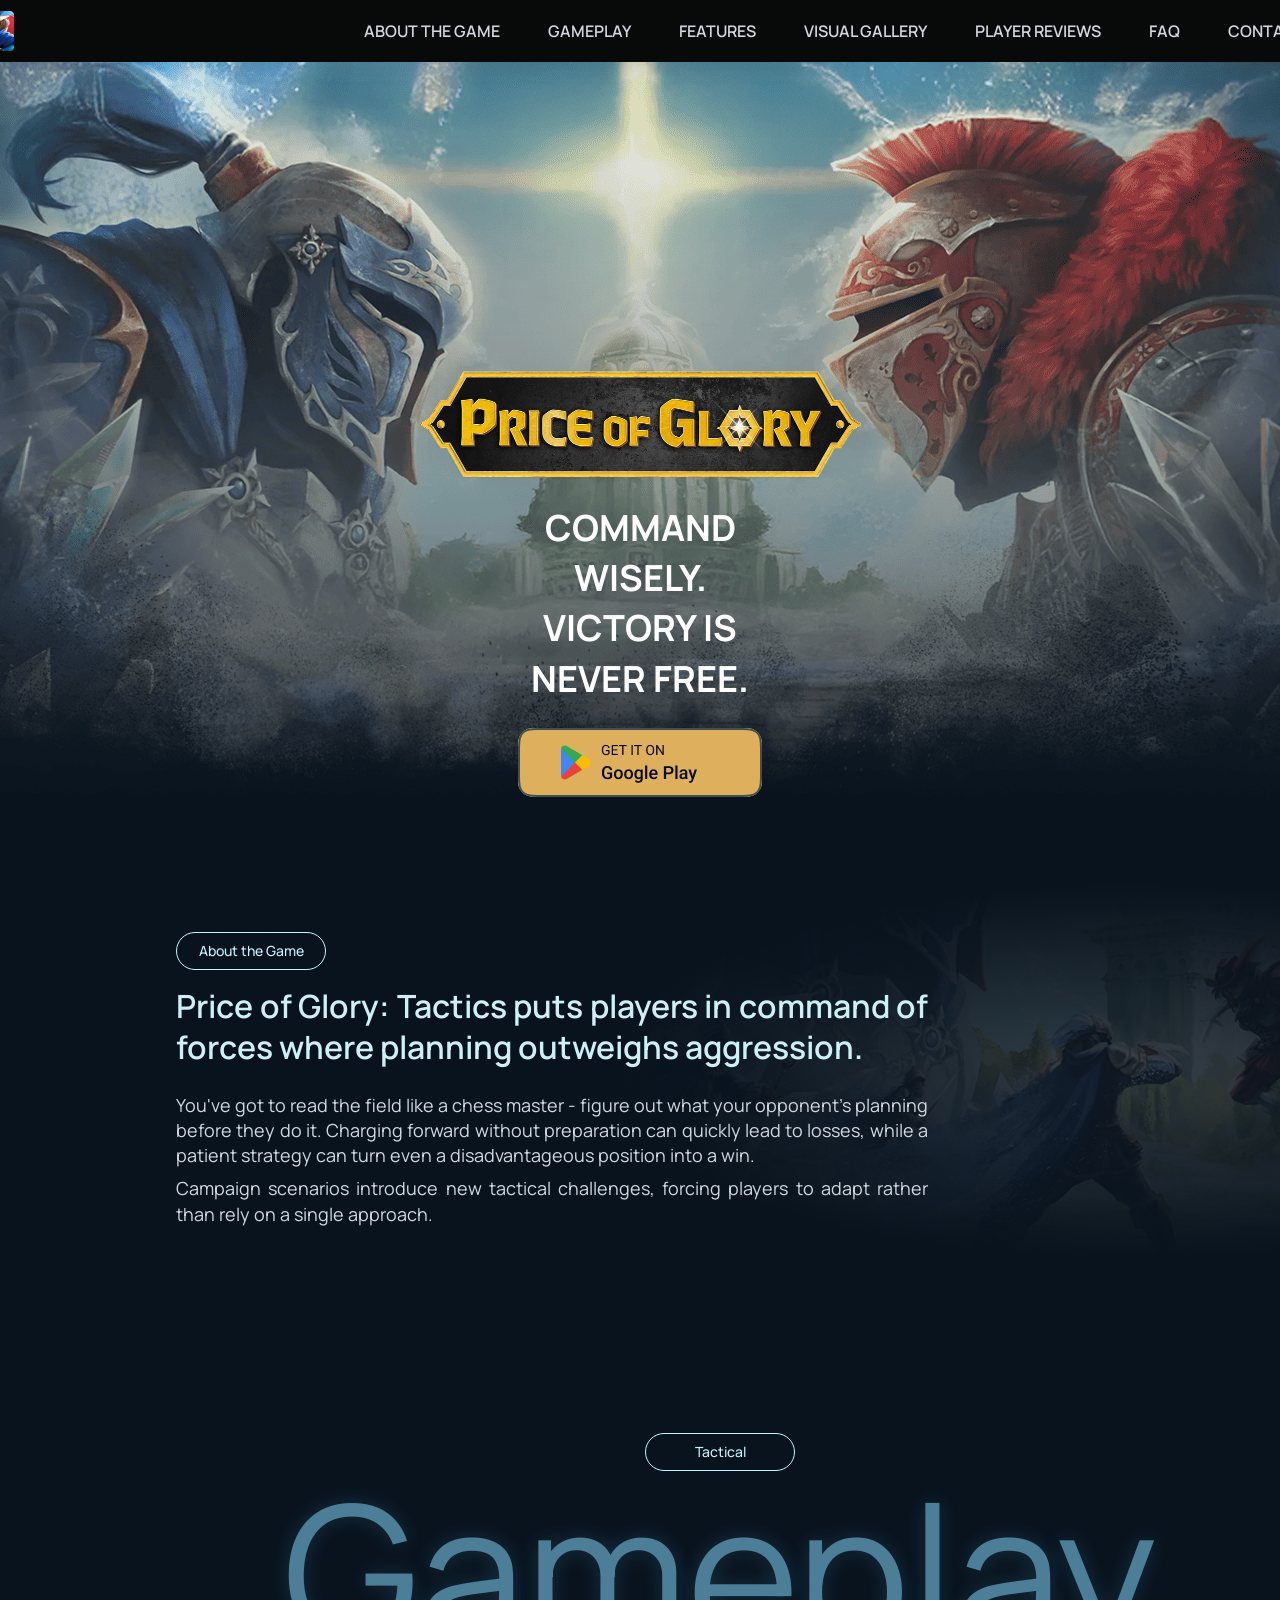
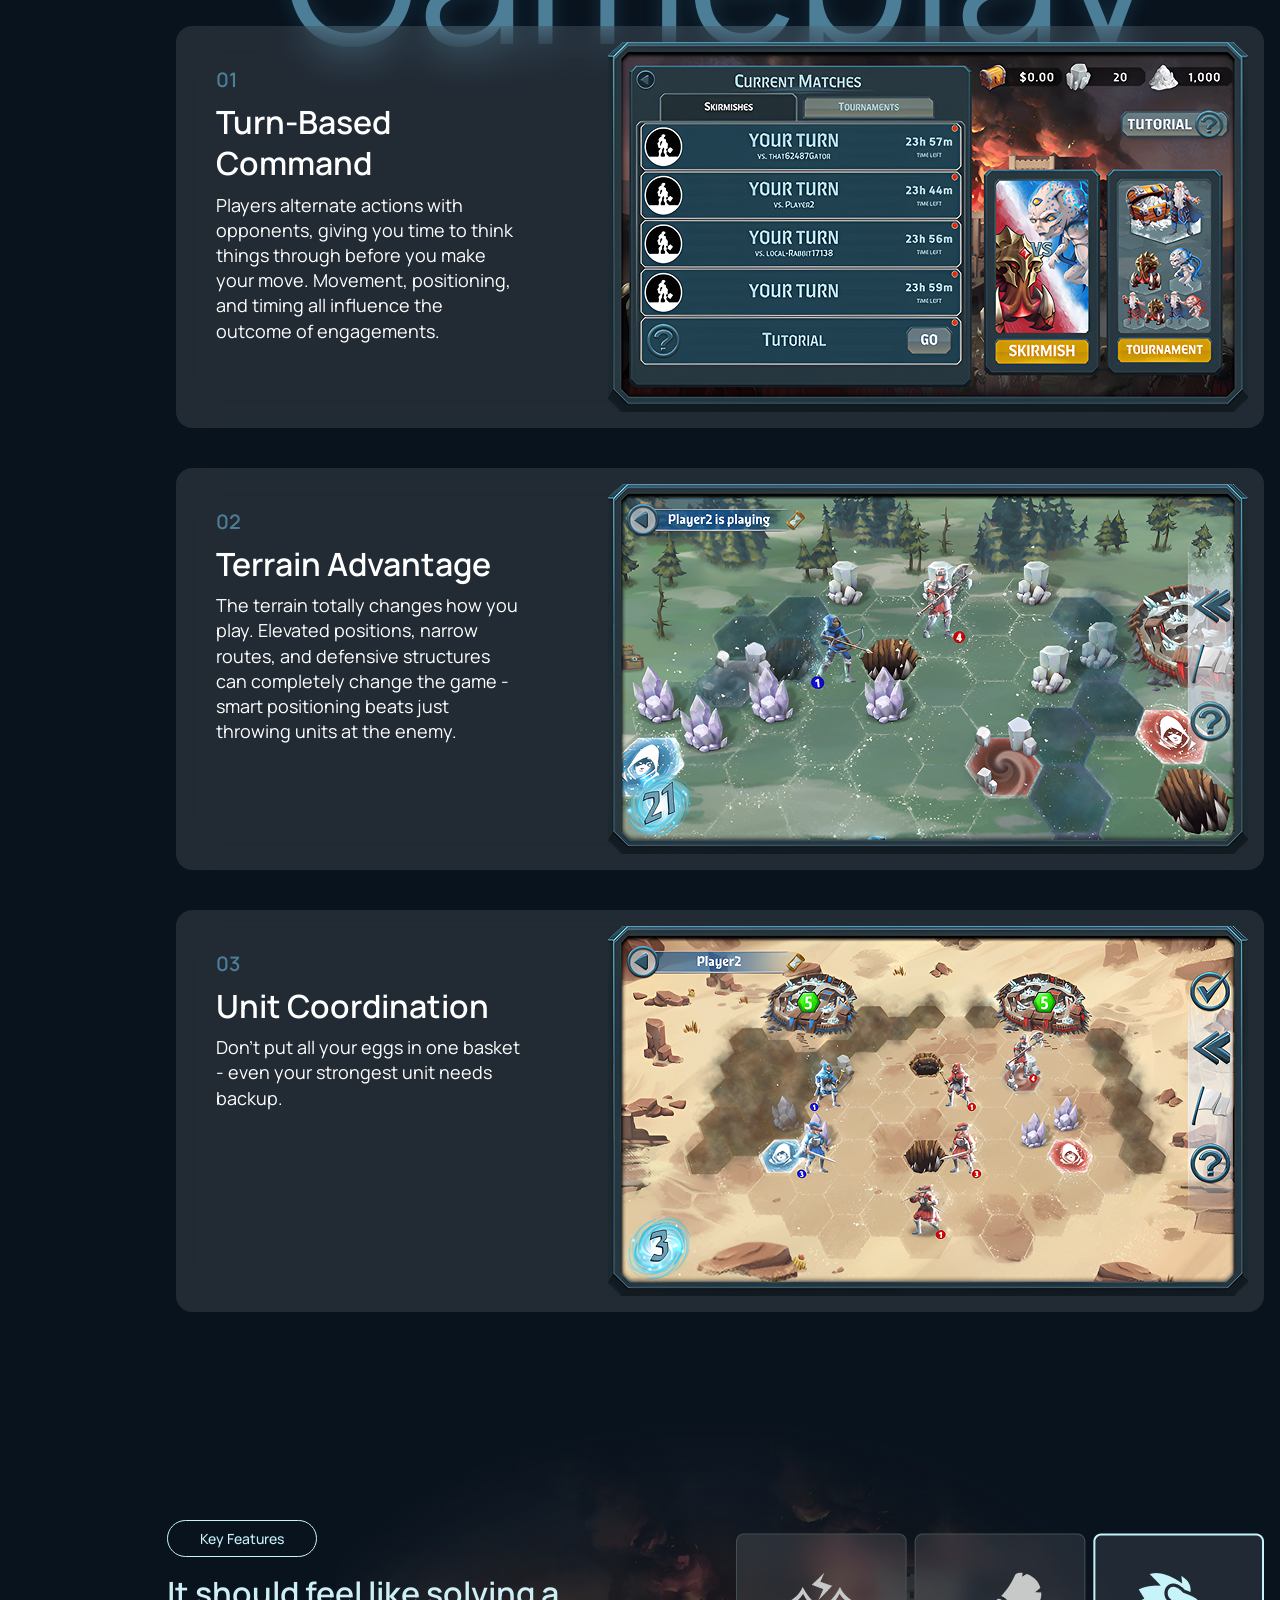
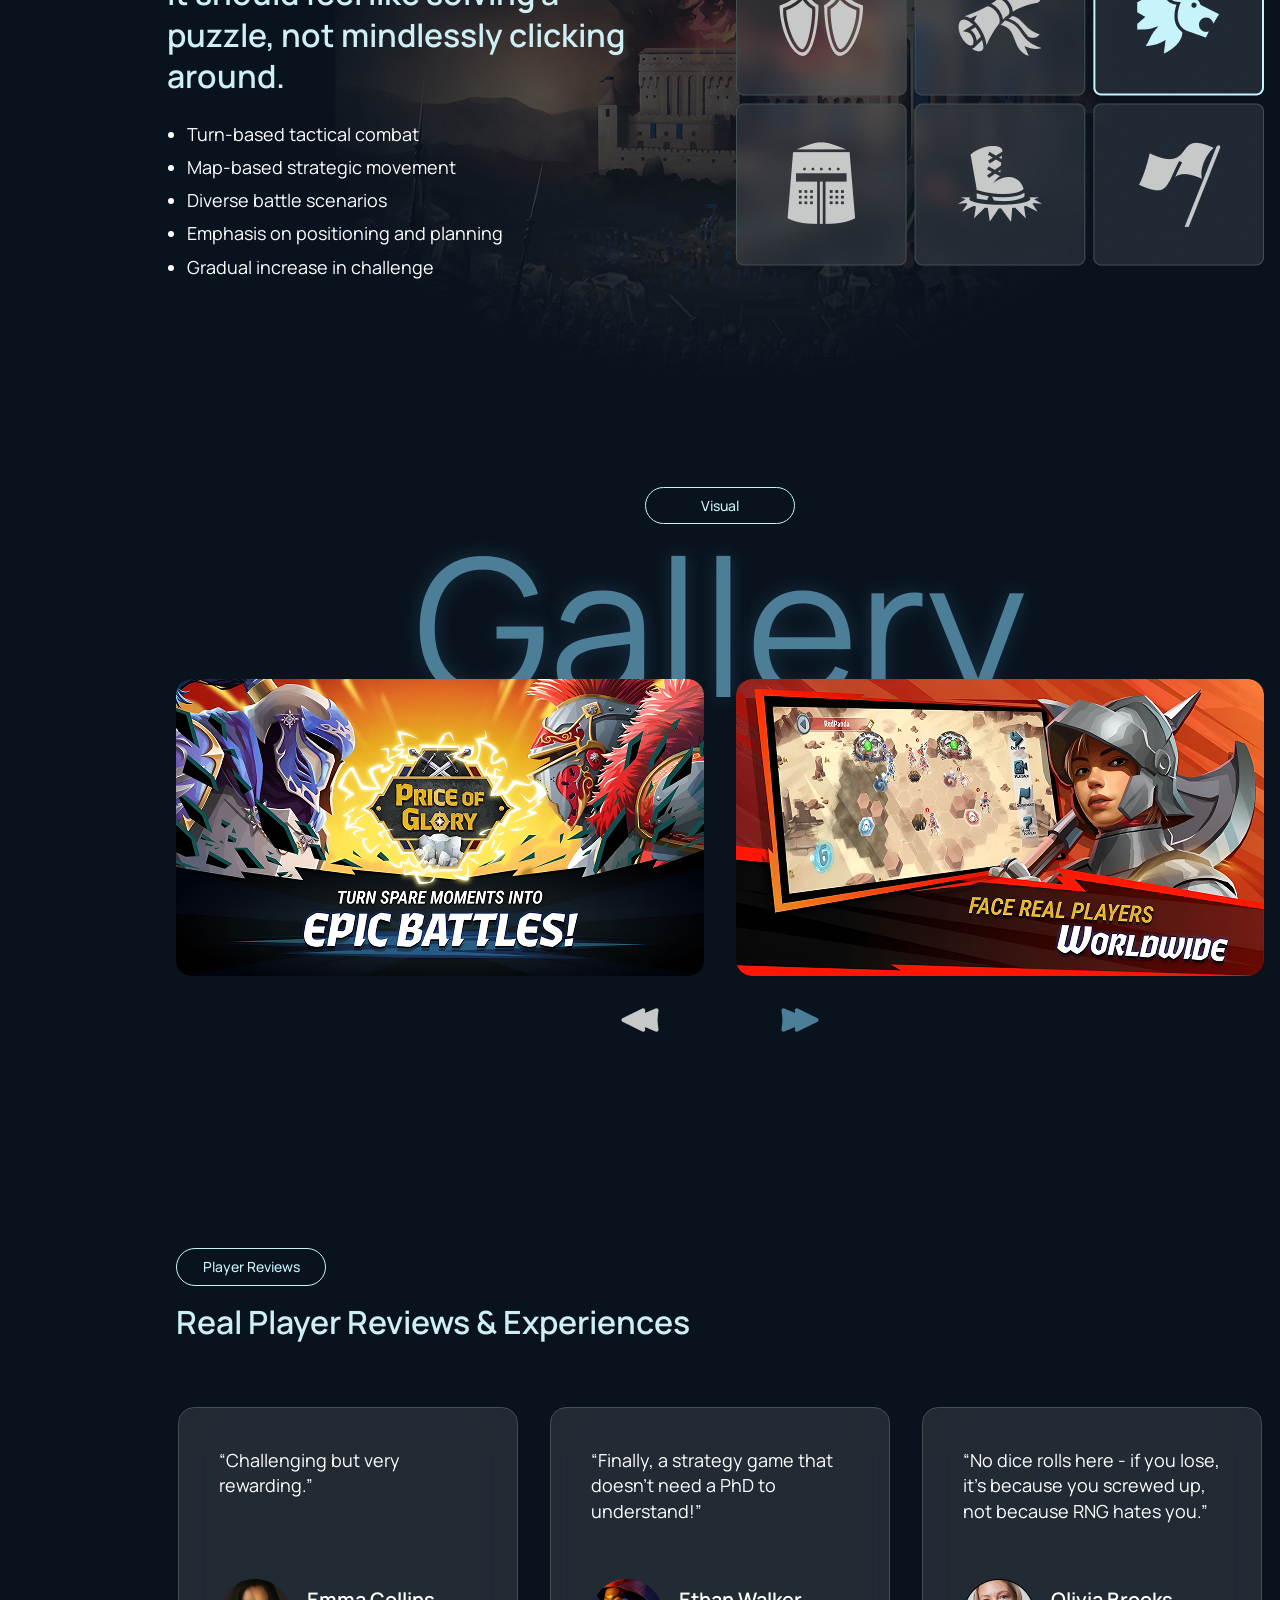
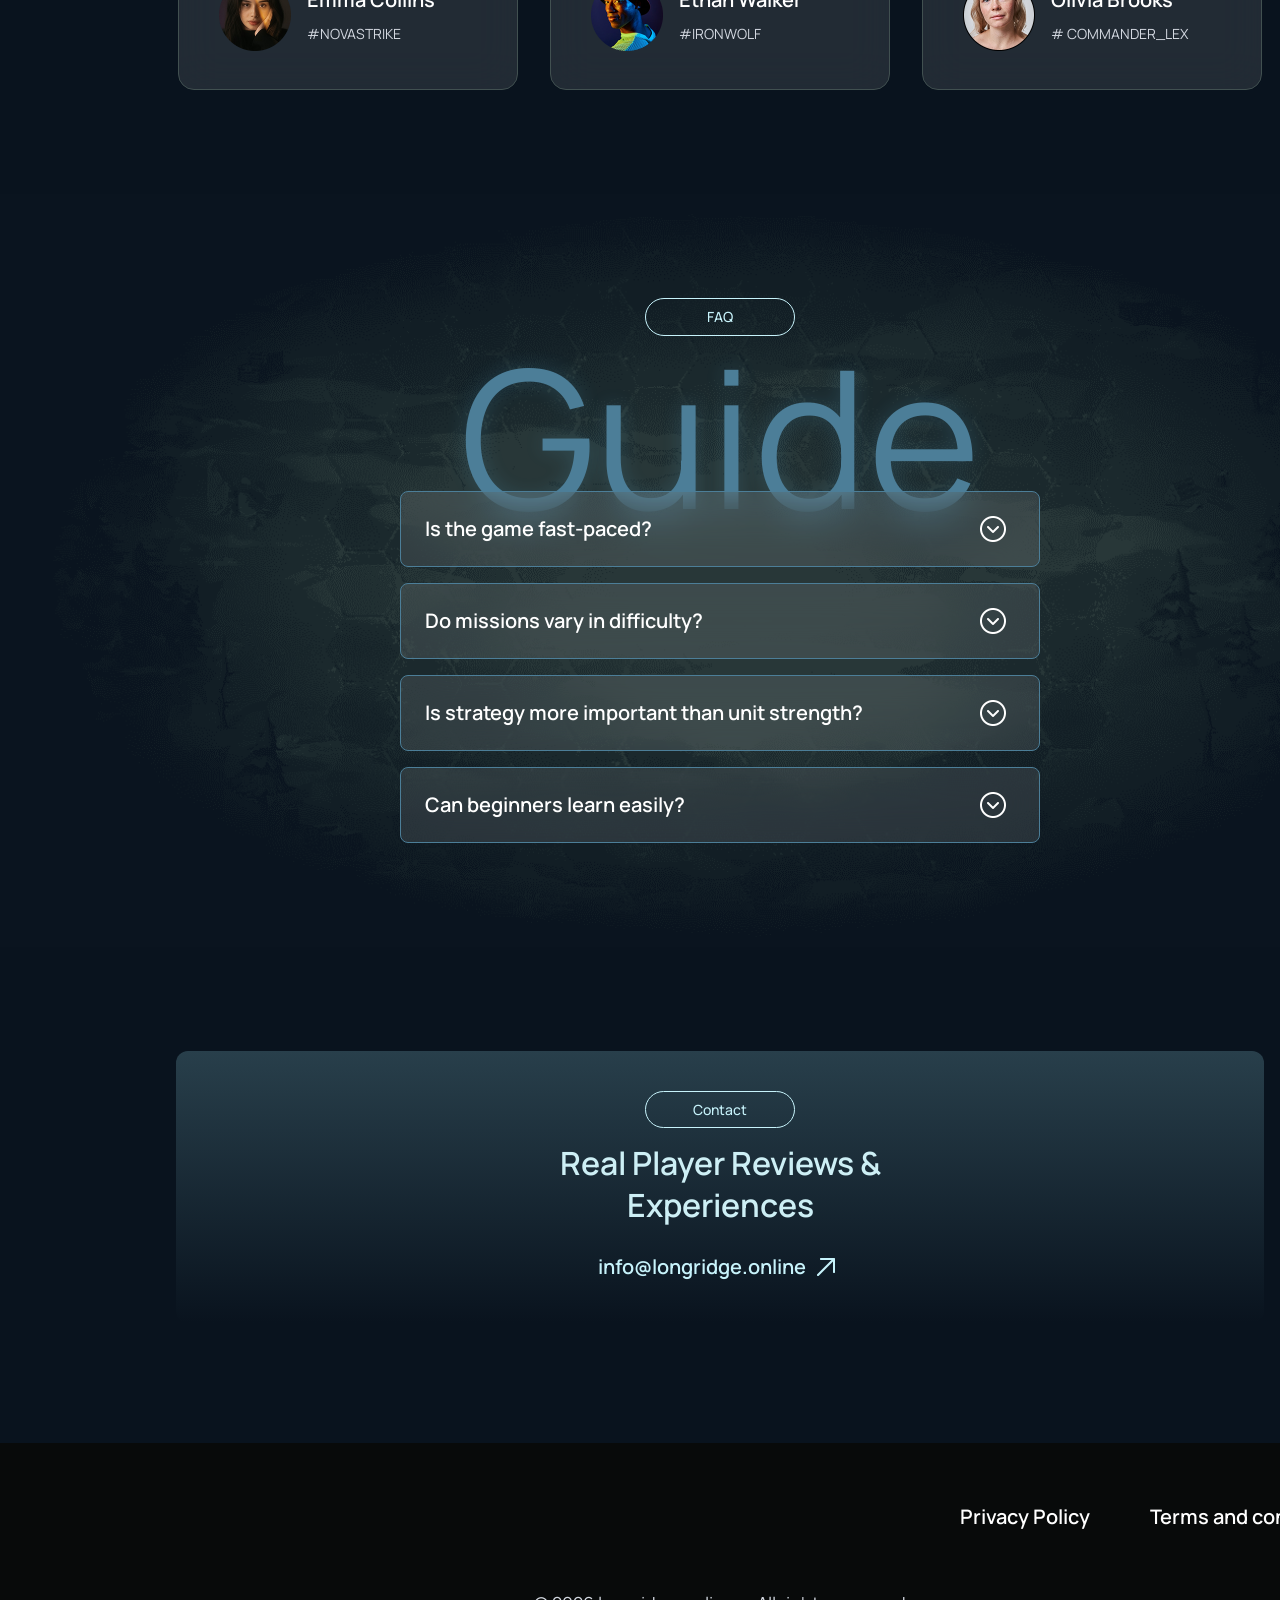
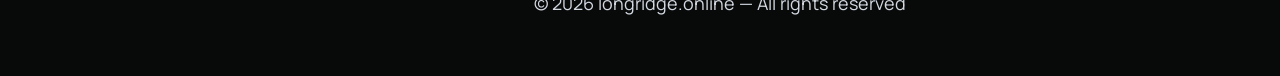
<file: index.html>
<!doctype html>
<html lang="en">
  <head>
    <meta charset="UTF-8" />
    <meta name="viewport" content="width=device-width, initial-scale=1.0" />
    <meta name="description" content="" />
    <title>Price of Glory: Tactics</title>
    <link rel="icon" href="img/500x500.png" />

    <link rel="stylesheet" type="text/css" href="slick/slick.css" />
    <link rel="stylesheet" href="css/main.css" />
  </head>

  <body>
    <header class="o-u-header">
      <div class="o-u-header-background"></div>
      <nav class="o-u-navigation">
        <ul class="o-u-navigation-list">
          <li class="o-u-navigation-item">
            <a href="/" class="o-u-navigation-link">
              <img
                class="o-u-title-img o-u-navigation-img"
                alt="logo"
                src="img/500x500.png"
                style="width: 40px"
              />
            </a>
          </li>

          <li class="o-u-navigation-item">
            <a href="/#about" class="o-u-navigation-link">About The Game</a>
          </li>
          <li class="o-u-navigation-item">
            <a href="/#why" class="o-u-navigation-link">Gameplay</a>
          </li>
          <li class="o-u-navigation-item">
            <a href="/#uniqueness" class="o-u-navigation-link">Features</a>
          </li>
          <li class="o-u-navigation-item">
            <a href="/#gallery" class="o-u-navigation-link">Visual Gallery</a>
          </li>
          <li class="o-u-navigation-item">
            <a href="/#reviews" class="o-u-navigation-link">Player Reviews</a>
          </li>
          <li class="o-u-navigation-item">
            <a href="/#faq" class="o-u-navigation-link">FAQ</a>
          </li>

          <li class="o-u-navigation-item">
            <a href="/#features" class="o-u-navigation-link">Contact</a>
          </li>
        </ul>

        <div class="o-u-header-button-wrapper">
          <a href="/" class="o-u-policy-terms-header-icon-menu">
            <img
              href="/"
              class="o-u-title-img"
              alt="logo"
              src="img/500x500.png"
              style="width: 40px"
            />
          </a>

          <button type="button" class="o-u-header-icon-button" data-menu-button>
            <svg
              class="o-u-header-icon o-u-header-icon-menu"
              width="40"
              height="40"
              viewBox="0 0 40 40"
              fill="none"
              xmlns="http://www.w3.org/2000/svg"
            >
              <path
                d="M5 30V26.6667H35V30H5ZM5 21.6667V18.3333H35V21.6667H5ZM5 13.3333V10H35V13.3333H5Z"
                fill="white"
              />
            </svg>

            <svg
              class="o-u-header-icon o-u-header-icon-close"
              width="40"
              height="40"
              viewBox="0 0 40 40"
              fill="none"
              xmlns="http://www.w3.org/2000/svg"
            >
              <path
                d="M5 30V26.6667H35V30H5ZM5 21.6667V18.3333H35V21.6667H5ZM5 13.3333V10H35V13.3333H5Z"
                fill="white"
              />
            </svg>
          </button>
        </div>
      </nav>
    </header>

    <main>
      <section class="o-u-home" id="home">
        <div class="o-u-home-container">
          <div class="o-u-home-container-top">
            <h1>
              <img
                class="o-u-home-title-img"
                src="/img/1.png"
                alt="Price of Glory"
              />
            </h1>
            <p class="o-u-home-title">Command wisely. Victory is never free.</p>

            <a
              class="o-u-home-link"
              href="https://play.google.com/store/apps/details?id=net.maraudertech.priceofglory&hl=en&gl=us"
              target="_blank"
            >
              <img
                class="o-u-home-img"
                src="./img/CTA_btn.png"
                alt="google play"
              />
            </a>
          </div>
        </div>
      </section>
      <section class="o-u-about" id="about">
        <div class="o-u-about-container">
          <h2 class="o-u-about-title">About the Game</h2>
          <p class="o-u-about-text-bold">
            Price of Glory: Tactics puts players in command of forces where
            planning outweighs aggression.
          </p>
          <div class="o-u-about-text">
            <p>
              You've got to read the field like a chess master - figure out what
              your opponent's planning before they do it. Charging forward
              without preparation can quickly lead to losses, while a patient
              strategy can turn even a disadvantageous position into a win.
            </p>
            <p>
              Campaign scenarios introduce new tactical challenges, forcing
              players to adapt rather than rely on a single approach.
            </p>
          </div>
        </div>
      </section>
      <article class="o-u-why" id="why">
        <span style="display: none"
          >Generated: 2025-04-12, Hash: o-u-qk-o-u-39fd7x</span
        >

        <div class="o-u-why-container">
          <h2 class="o-u-about-title" style="margin: auto">Tactical</h2>
          <h2 class="o-u-about-title-why">Gameplay</h2>
          <dl class="o-u-why-list">
            <div class="o-u-why-item">
              <div class="o-u-why-item-two">
                <dt class="o-u-why-text-bold">01</dt>
                <dd class="o-u-why-text">Turn-Based Command</dd>
                <dd class="o-u-why-text-two">
                  Players alternate actions with opponents, giving you time to
                  think things through before you make your move. Movement,
                  positioning, and timing all influence the outcome of
                  engagements.
                </dd>
              </div>
              <figure class="o-u-why-img">
                <img class="o-u-why-img" src="img/why/1 (1).png" />
              </figure>
            </div>
            <div class="o-u-why-item">
              <div class="o-u-why-item-two">
                <dt class="o-u-why-text-bold">02</dt>
                <dd class="o-u-why-text">Terrain Advantage</dd>
                <dd class="o-u-why-text-two">
                  The terrain totally changes how you play. Elevated positions,
                  narrow routes, and defensive structures can completely change
                  the game - smart positioning beats just throwing units at the
                  enemy.
                </dd>
              </div>
              <figure class="o-u-why-img">
                <img class="o-u-why-img" src="img/why/1 (2).png" />
              </figure>
            </div>
            <div class="o-u-why-item">
              <div class="o-u-why-item-two">
                <dt class="o-u-why-text-bold">03</dt>
                <dd class="o-u-why-text">Unit Coordination</dd>
                <dd class="o-u-why-text-two">
                  Don't put all your eggs in one basket - even your strongest
                  unit needs backup.
                </dd>
              </div>
              <figure class="o-u-why-img">
                <img class="o-u-why-img" src="img/why/1 (3).png" />
              </figure>
            </div>
          </dl>
        </div>
      </article>
      <section class="o-u-uniqueness" id="uniqueness">
        <div class="o-u-uniqueness-container">
          <h2 class="o-u-about-title">Key Features</h2>
          <p class="o-u-uniqueness-text-bold">
            It should feel like solving a puzzle, not mindlessly clicking
            around.
          </p>
          <ul class="o-u-uniqueness-list">
            <li class="o-u-uniqueness-item">
              <p class="o-u-uniqueness-text">Turn-based tactical combat</p>
            </li>
            <li class="o-u-uniqueness-item">
              <p class="o-u-uniqueness-text">Map-based strategic movement</p>
            </li>
            <li class="o-u-uniqueness-item">
              <p class="o-u-uniqueness-text">Diverse battle scenarios</p>
            </li>
            <li class="o-u-uniqueness-item">
              <p class="o-u-uniqueness-text">
                Emphasis on positioning and planning
              </p>
            </li>
            <li class="o-u-uniqueness-item">
              <p class="o-u-uniqueness-text">Gradual increase in challenge</p>
            </li>
          </ul>
        </div>
      </section>
      <section class="o-u-gallery" id="gallery">
        <div class="o-u-gallery-container">
          <h2 class="o-u-about-title" style="margin: auto">Visual</h2>
          <h2 class="o-u-about-title-why">Gallery</h2>

          <ul class="o-u-gallery-list">
            <li class="o-u-gallery-item">
              <img
                class="o-u-gallery-image"
                src="./img/gallery/2 (1).png"
                alt="gallery image"
              />
            </li>
            <li class="o-u-gallery-item">
              <img
                class="o-u-gallery-image"
                src="./img/gallery/2 (2).png"
                alt="gallery image"
              />
            </li>
            <li class="o-u-gallery-item">
              <img
                class="o-u-gallery-image"
                src="./img/gallery/2 (3).png"
                alt="gallery image"
              />
            </li>
            <li class="o-u-gallery-item">
              <img
                class="o-u-gallery-image"
                src="./img/gallery/2 (4).png"
                alt="gallery image"
              />
            </li>
            <li class="o-u-gallery-item">
              <img
                class="o-u-gallery-image"
                src="./img/gallery/2 (5).png"
                alt="gallery image"
              />
            </li>
            <li class="o-u-gallery-item">
              <img
                class="o-u-gallery-image"
                src="./img/gallery/2 (6).png"
                alt="gallery image"
              />
            </li>
          </ul>
          <div class="o-u-gallery-button-container">
            <button class="o-u-gallery-button o-u-gallery-list-left">
              <img
                class="o-u-gallery-button-icon"
                src="img/gallery/Ic-Left.png"
                alt="left button"
              />
            </button>
            <button class="o-u-gallery-button o-u-gallery-list-right">
              <img
                class="o-u-gallery-button-icon"
                src="img/gallery/Ic-Right.png"
                alt="right button"
              />
            </button>
          </div>
        </div>
      </section>
      <section class="o-u-reviews" id="reviews">
        <div class="o-u-reviews-container">
          <h2 class="o-u-about-title">Player Reviews</h2>
          <h3 class="o-u-about-title-reviews">
            Real Player Reviews & Experiences
          </h3>
          <ul class="o-u-reviews-list">
            <li class="o-u-reviews-item">
              <p class="o-u-reviews-text">
                “Finally, a strategy game that doesn't need a PhD to
                understand!”
              </p>
              <div class="o-u-reviews-item-top">
                <img
                  class="o-u-reviews-img"
                  src="/img/reviews/3 (1).png"
                  alt="image"
                />
                <div>
                  <p class="o-u-reviews-text-bold">Ethan Walker</p>
                  <p class="o-u-reviews-text-bold-two">#IronWolf</p>
                </div>
              </div>
            </li>
            <li class="o-u-reviews-item">
              <p class="o-u-reviews-text">
                “No dice rolls here - if you lose, it's because you screwed up,
                not because RNG hates you.”
              </p>
              <div class="o-u-reviews-item-top">
                <img
                  class="o-u-reviews-img"
                  src="/img/reviews/3 (2).png"
                  alt="image"
                />
                <div>
                  <p class="o-u-reviews-text-bold">Olivia Brooks</p>
                  <p class="o-u-reviews-text-bold-two"># Commander_Lex</p>
                </div>
              </div>
            </li>
            <li class="o-u-reviews-item">
              <p class="o-u-reviews-text">
                “Feels like real battlefield planning.”
              </p>
              <div class="o-u-reviews-item-top">
                <img
                  class="o-u-reviews-img"
                  src="/img/reviews/3 (3).png"
                  alt="image"
                />
                <div>
                  <p class="o-u-reviews-text-bold">Liam Carter</p>
                  <p class="o-u-reviews-text-bold-two"># Tactician88</p>
                </div>
              </div>
            </li>
            <li class="o-u-reviews-item">
              <p class="o-u-reviews-text">
                “Hard to put down once you start a mission.”
              </p>
              <div class="o-u-reviews-item-top">
                <img
                  class="o-u-reviews-img"
                  src="/img/reviews/3 (4).png"
                  alt="image"
                />
                <div>
                  <p class="o-u-reviews-text-bold">Noah Bennett</p>
                  <p class="o-u-reviews-text-bold-two">#SteelHawk</p>
                </div>
              </div>
            </li>
            <li class="o-u-reviews-item">
              <p class="o-u-reviews-text">“Challenging but very rewarding.”</p>
              <div class="o-u-reviews-item-top">
                <img
                  class="o-u-reviews-img"
                  src="/img/reviews/3 (5).png"
                  alt="image"
                />
                <div>
                  <p class="o-u-reviews-text-bold">Emma Collins</p>
                  <p class="o-u-reviews-text-bold-two">#NovaStrike</p>
                </div>
              </div>
            </li>
          </ul>
        </div>
      </section>
      <section class="o-u-faq" id="faq">
        <div class="o-u-faq-container">
          <h2 class="o-u-about-title" style="margin: auto">FAQ</h2>
          <h2 class="o-u-about-title-why">Guide</h2>
          <ul class="o-u-faq-list">
            <li class="o-u-faq-item">
              <div class="o-u-faq-question" onclick="toggleAnswer(this)">
                <span>Is the game fast-paced?</span>
                <button class="o-u-toggle-button">
                  <img src="/img/2.png" alt="Toggle" />
                </button>
              </div>
              <div class="o-u-faq-answer">
                No. It prioritizes careful decision-making over quick reactions.
              </div>
            </li>
            <li class="o-u-faq-item">
              <div class="o-u-faq-question" onclick="toggleAnswer(this)">
                <span>Do missions vary in difficulty?</span>
                <button class="o-u-toggle-button">
                  <img src="/img/2.png" alt="Toggle" />
                </button>
              </div>
              <div class="o-u-faq-answer">
                Yes, later scenarios introduce more complex tactical situations.
              </div>
            </li>
            <li class="o-u-faq-item">
              <div class="o-u-faq-question" onclick="toggleAnswer(this)">
                <span>Is strategy more important than unit strength?</span>
                <button class="o-u-toggle-button">
                  <img src="/img/2.png" alt="Toggle" />
                </button>
              </div>
              <div class="o-u-faq-answer">
                Where you put your units and when you move them usually decides
                who wins.
              </div>
            </li>
            <li class="o-u-faq-item">
              <div class="o-u-faq-question" onclick="toggleAnswer(this)">
                <span>Can beginners learn easily?</span>
                <button class="o-u-toggle-button">
                  <img src="/img/2.png" alt="Toggle" />
                </button>
              </div>
              <div class="o-u-faq-answer">
                Early missions introduce mechanics gradually.
              </div>
            </li>
          </ul>
        </div>
      </section>

      <section class="o-u-features" id="features">
        <div class="o-u-features-container">
          <h2 class="o-u-about-title" style="margin: auto">Contact</h2>
          <p class="o-u-features-text-bold">
            Real Player Reviews & <br />
            Experiences
          </p>
          <div class="o-u-features-text">
            <a class="o-u-features-link" href="mailto:info@longridge.online"
              >info@longridge.online
              <img class="o-u-features-img" src="/img/Arrow Icon.png" alt=""
            /></a>
          </div>
        </div>
      </section>
    </main>
    <footer class="o-u-footer" style="margin: auto; background: #080a0a">
      <div class="o-u-footer-container">
        <div class="o-u-footer-wrapper">
          <a class="o-u-footer-text" href="/policy.html">Privacy Policy</a>
          <a class="o-u-footer-text" href="/terms.html">Terms and conditions</a>
        </div>
        <p class="o-u-footer-copyright">
          © 2026 longridge.online — All rights reserved
        </p>
      </div>
    </footer>
    <script src="js/mobile-menu.js"></script>
    <script src="js/jquery-loc-o-u-0.js"></script>
    <script type="text/javascript" src="slick/slick.min.js"></script>
    <script src="js/slick.js"></script>
  </body>
</html>
</file>
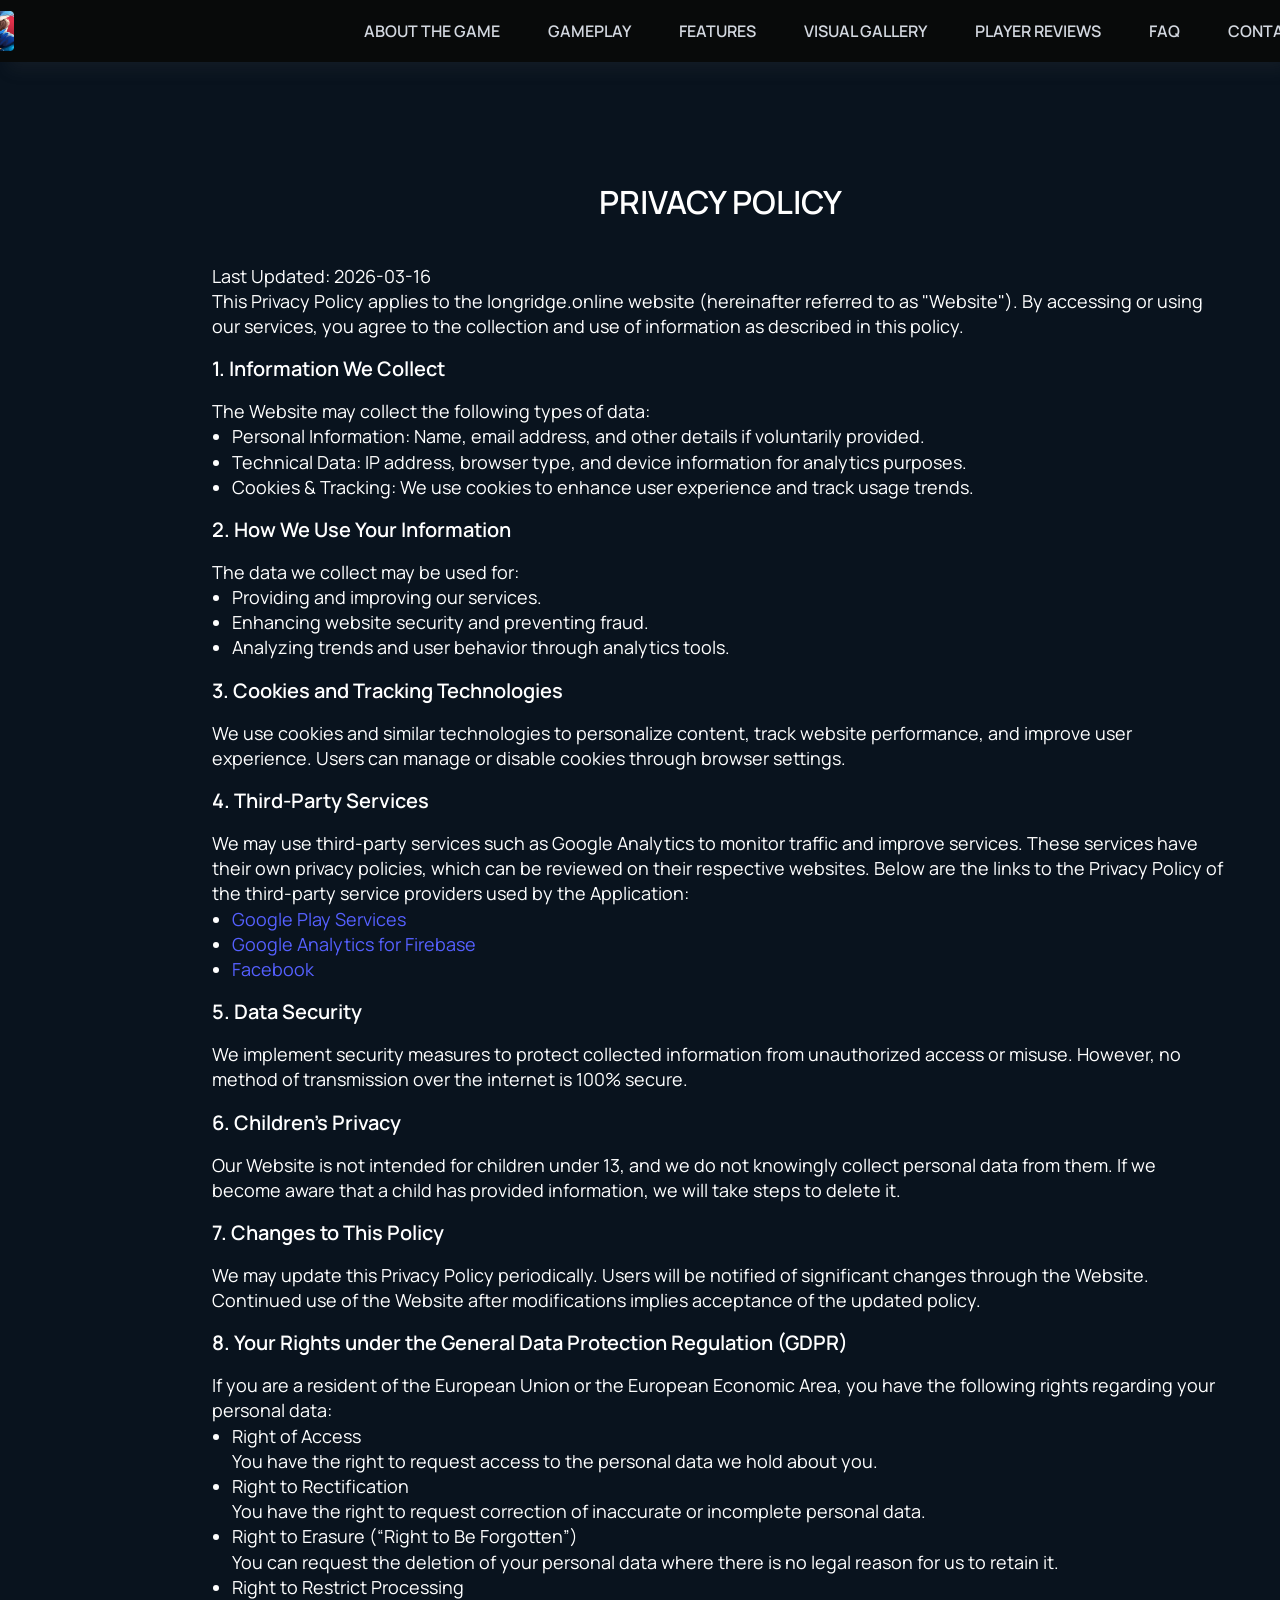
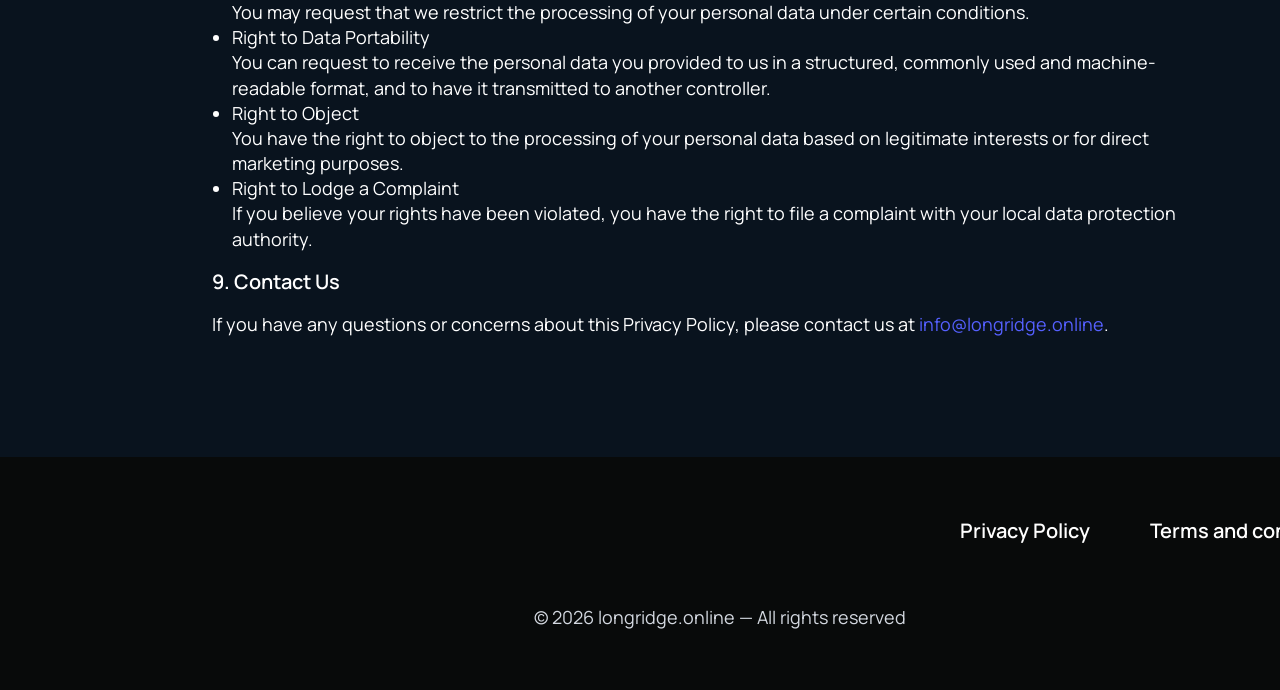
<file: policy.html>
<!doctype html>
<html lang="en">
  <head>
    <meta charset="UTF-8" />
    <meta name="viewport" content="width=device-width, initial-scale=1.0" />

    <title>Privacy Policy</title>
    <link rel="icon" href="img/500x500.png" />

    <link rel="stylesheet" type="text/css" href="slick/slick.css" />
    <link rel="stylesheet" href="css/main.css" />
  </head>

  <body>
    <header class="o-u-header">
      <div class="o-u-header-background"></div>
      <nav class="o-u-navigation">
        <ul class="o-u-navigation-list">
          <li class="o-u-navigation-item">
            <a href="/" class="o-u-navigation-link">
              <img
                class="o-u-title-img o-u-navigation-img"
                alt="logo"
                src="img/500x500.png"
                style="width: 40px"
              />
            </a>
          </li>

          <li class="o-u-navigation-item">
            <a href="/#about" class="o-u-navigation-link">About The Game</a>
          </li>
          <li class="o-u-navigation-item">
            <a href="/#why" class="o-u-navigation-link">Gameplay</a>
          </li>
          <li class="o-u-navigation-item">
            <a href="/#uniqueness" class="o-u-navigation-link">Features</a>
          </li>
          <li class="o-u-navigation-item">
            <a href="/#gallery" class="o-u-navigation-link">Visual Gallery</a>
          </li>
          <li class="o-u-navigation-item">
            <a href="/#reviews" class="o-u-navigation-link">Player Reviews</a>
          </li>
          <li class="o-u-navigation-item">
            <a href="/#faq" class="o-u-navigation-link">FAQ</a>
          </li>

          <li class="o-u-navigation-item">
            <a href="/#features" class="o-u-navigation-link">Contact</a>
          </li>
        </ul>

        <div class="o-u-header-button-wrapper">
          <a href="/" class="o-u-policy-terms-header-icon-menu">
            <img
              href="/"
              class="o-u-title-img"
              alt="logo"
              src="img/500x500.png"
              style="width: 40px"
            />
          </a>

          <button type="button" class="o-u-header-icon-button" data-menu-button>
            <svg
              class="o-u-header-icon o-u-header-icon-menu"
              width="40"
              height="40"
              viewBox="0 0 40 40"
              fill="none"
              xmlns="http://www.w3.org/2000/svg"
            >
              <path
                d="M5 30V26.6667H35V30H5ZM5 21.6667V18.3333H35V21.6667H5ZM5 13.3333V10H35V13.3333H5Z"
                fill="white"
              />
            </svg>

            <svg
              class="o-u-header-icon o-u-header-icon-close"
              width="40"
              height="40"
              viewBox="0 0 40 40"
              fill="none"
              xmlns="http://www.w3.org/2000/svg"
            >
              <path
                d="M5 30V26.6667H35V30H5ZM5 21.6667V18.3333H35V21.6667H5ZM5 13.3333V10H35V13.3333H5Z"
                fill="white"
              />
            </svg>
          </button>
        </div>
      </nav>
    </header>

    <main>
      <section>
        <div class="o-u-policy-terms-container">
          <h1>Privacy Policy</h1>

          <p>Last Updated: 2026-03-16</p>
          <p>
            This Privacy Policy applies to the longridge.online website
            (hereinafter referred to as "Website"). By accessing or using our
            services, you agree to the collection and use of information as
            described in this policy.
          </p>
          <h2>1. Information We Collect</h2>
          <p>The Website may collect the following types of data:</p>

          <ul>
            <li>
              Personal Information: Name, email address, and other details if
              voluntarily provided.
            </li>
            <li>
              Technical Data: IP address, browser type, and device information
              for analytics purposes.
            </li>
            <li>
              Cookies & Tracking: We use cookies to enhance user experience and
              track usage trends.
            </li>
          </ul>
          <h2>2. How We Use Your Information</h2>
          <p>The data we collect may be used for:</p>
          <ul>
            <li>Providing and improving our services.</li>
            <li>Enhancing website security and preventing fraud.</li>
            <li>Analyzing trends and user behavior through analytics tools.</li>
          </ul>
          <h2>3. Cookies and Tracking Technologies</h2>
          <p>
            We use cookies and similar technologies to personalize content,
            track website performance, and improve user experience. Users can
            manage or disable cookies through browser settings.
          </p>
          <h2>4. Third-Party Services</h2>
          <p>
            We may use third-party services such as Google Analytics to monitor
            traffic and improve services. These services have their own privacy
            policies, which can be reviewed on their respective websites. Below
            are the links to the Privacy Policy of the third-party service
            providers used by the Application:
          </p>
          <ul>
            <li>
              <a
                class="o-u-email-link"
                href="https://policies.google.com/privacy"
                target="_blank"
                rel=""
                >Google Play Services
              </a>
            </li>
            <li>
              <a
                class="o-u-email-link"
                href="https://firebase.google.com/support/privacy"
                target="_blank"
                rel=""
                >Google Analytics for Firebase
              </a>
            </li>
            <li>
              <a
                class="o-u-email-link"
                href="https://www.facebook.com/about/privacy/update/printable"
                target="_blank"
                rel=""
                >Facebook
              </a>
            </li>
          </ul>
          <h2>5. Data Security</h2>

          <p>
            We implement security measures to protect collected information from
            unauthorized access or misuse. However, no method of transmission
            over the internet is 100% secure.
          </p>

          <h2>6. Children’s Privacy</h2>
          <p>
            Our Website is not intended for children under 13, and we do not
            knowingly collect personal data from them. If we become aware that a
            child has provided information, we will take steps to delete it.
          </p>

          <h2>7. Changes to This Policy</h2>
          <p>
            We may update this Privacy Policy periodically. Users will be
            notified of significant changes through the Website. Continued use
            of the Website after modifications implies acceptance of the updated
            policy.
          </p>
          <h2>
            8. Your Rights under the General Data Protection Regulation (GDPR)
          </h2>
          <p>
            If you are a resident of the European Union or the European Economic
            Area, you have the following rights regarding your personal data:
          </p>
          <ul>
            <li>
              Right of Access <br />
              You have the right to request access to the personal data we hold
              about you.
            </li>
            <li>
              Right to Rectification <br />
              You have the right to request correction of inaccurate or
              incomplete personal data.
            </li>
            <li>
              Right to Erasure (“Right to Be Forgotten”) <br />
              You can request the deletion of your personal data where there is
              no legal reason for us to retain it.
            </li>
            <li>
              Right to Restrict Processing <br />
              You may request that we restrict the processing of your personal
              data under certain conditions.
            </li>
            <li>
              Right to Data Portability <br />You can request to receive the
              personal data you provided to us in a structured, commonly used
              and machine-readable format, and to have it transmitted to another
              controller.
            </li>
            <li>
              Right to Object <br />
              You have the right to object to the processing of your personal
              data based on legitimate interests or for direct marketing
              purposes.
            </li>
            <li>
              Right to Lodge a Complaint <br />
              If you believe your rights have been violated, you have the right
              to file a complaint with your local data protection authority.
            </li>
          </ul>

          <h2>9. Contact Us</h2>

          <p>
            If you have any questions or concerns about this Privacy Policy,
            please contact us at
            <a class="o-u-email-link" href="mailto:info@longridge.online"
              >info@longridge.online</a
            >.
          </p>
        </div>
      </section>
    </main>

    <footer class="o-u-footer" style="margin: auto; background: #080a0a">
      <div class="o-u-footer-container">
        <div class="o-u-footer-wrapper">
          <a class="o-u-footer-text" href="/policy.html">Privacy Policy</a>
          <a class="o-u-footer-text" href="/terms.html">Terms and conditions</a>
        </div>
        <p class="o-u-footer-copyright">
          © 2026 longridge.online — All rights reserved
        </p>
      </div>
    </footer>
    <script src="js/mobile-menu.js"></script>
  </body>
</html>
</file>
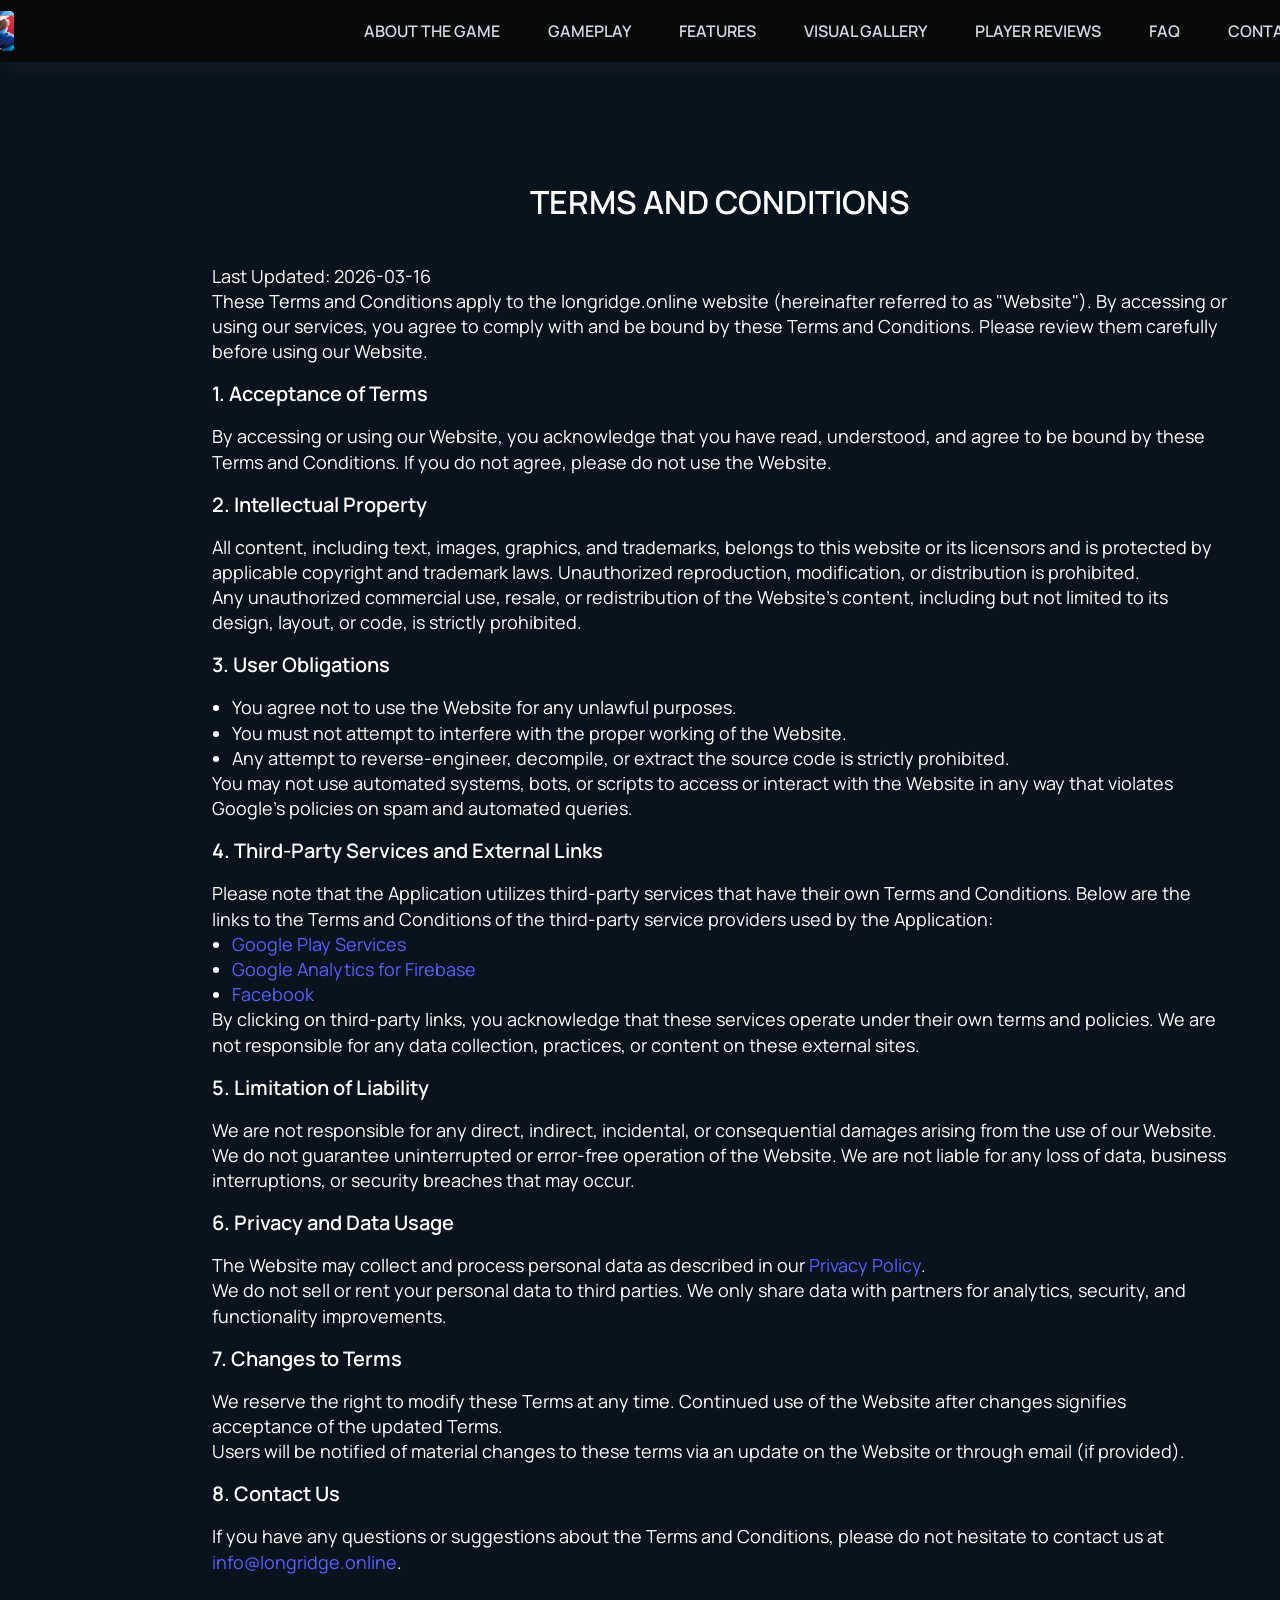
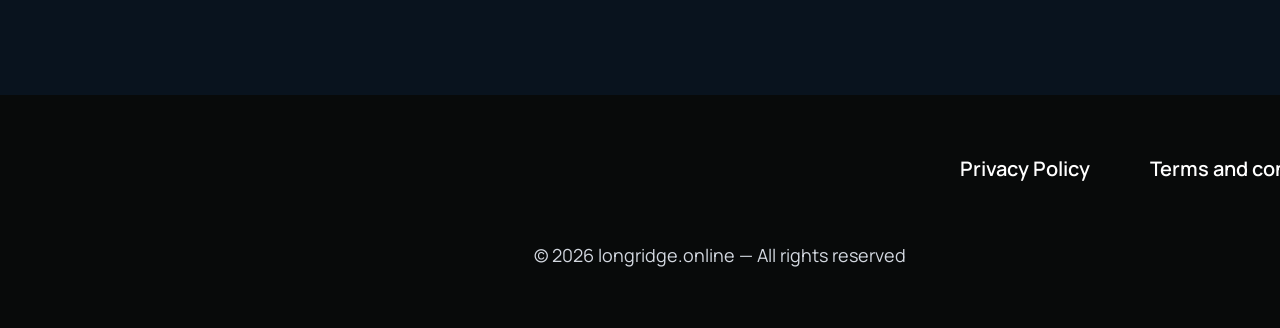
<file: terms.html>
<!doctype html>
<html lang="en">
  <head>
    <meta charset="UTF-8" />
    <meta name="viewport" content="width=device-width, initial-scale=1.0" />

    <title>Terms and Conditions</title>
    <link rel="icon" href="img/500x500.png" />

    <link rel="stylesheet" type="text/css" href="slick/slick.css" />
    <link rel="stylesheet" href="css/main.css" />
  </head>

  <body>
    <header class="o-u-header">
      <div class="o-u-header-background"></div>
      <nav class="o-u-navigation">
        <ul class="o-u-navigation-list">
          <li class="o-u-navigation-item">
            <a href="/" class="o-u-navigation-link">
              <img
                class="o-u-title-img o-u-navigation-img"
                alt="logo"
                src="img/500x500.png"
                style="width: 40px"
              />
            </a>
          </li>

          <li class="o-u-navigation-item">
            <a href="/#about" class="o-u-navigation-link">About The Game</a>
          </li>
          <li class="o-u-navigation-item">
            <a href="/#why" class="o-u-navigation-link">Gameplay</a>
          </li>
          <li class="o-u-navigation-item">
            <a href="/#uniqueness" class="o-u-navigation-link">Features</a>
          </li>
          <li class="o-u-navigation-item">
            <a href="/#gallery" class="o-u-navigation-link">Visual Gallery</a>
          </li>
          <li class="o-u-navigation-item">
            <a href="/#reviews" class="o-u-navigation-link">Player Reviews</a>
          </li>
          <li class="o-u-navigation-item">
            <a href="/#faq" class="o-u-navigation-link">FAQ</a>
          </li>

          <li class="o-u-navigation-item">
            <a href="/#features" class="o-u-navigation-link">Contact</a>
          </li>
        </ul>

        <div class="o-u-header-button-wrapper">
          <a href="/" class="o-u-policy-terms-header-icon-menu">
            <img
              href="/"
              class="o-u-title-img"
              alt="logo"
              src="img/500x500.png"
              style="width: 40px"
            />
          </a>

          <button type="button" class="o-u-header-icon-button" data-menu-button>
            <svg
              class="o-u-header-icon o-u-header-icon-menu"
              width="40"
              height="40"
              viewBox="0 0 40 40"
              fill="none"
              xmlns="http://www.w3.org/2000/svg"
            >
              <path
                d="M5 30V26.6667H35V30H5ZM5 21.6667V18.3333H35V21.6667H5ZM5 13.3333V10H35V13.3333H5Z"
                fill="white"
              />
            </svg>

            <svg
              class="o-u-header-icon o-u-header-icon-close"
              width="40"
              height="40"
              viewBox="0 0 40 40"
              fill="none"
              xmlns="http://www.w3.org/2000/svg"
            >
              <path
                d="M5 30V26.6667H35V30H5ZM5 21.6667V18.3333H35V21.6667H5ZM5 13.3333V10H35V13.3333H5Z"
                fill="white"
              />
            </svg>
          </button>
        </div>
      </nav>
    </header>
    <main>
      <section>
        <div class="o-u-policy-terms-container">
          <h1>Terms and Conditions</h1>
          <p>Last Updated: 2026-03-16</p>
          <p>
            These Terms and Conditions apply to the longridge.online website
            (hereinafter referred to as "Website"). By accessing or using our
            services, you agree to comply with and be bound by these Terms and
            Conditions. Please review them carefully before using our Website.
          </p>
          <h2>1. Acceptance of Terms</h2>
          <p>
            By accessing or using our Website, you acknowledge that you have
            read, understood, and agree to be bound by these Terms and
            Conditions. If you do not agree, please do not use the Website.
          </p>
          <h2>2. Intellectual Property</h2>
          <p>
            All content, including text, images, graphics, and trademarks,
            belongs to this website or its licensors and is protected by
            applicable copyright and trademark laws. Unauthorized reproduction,
            modification, or distribution is prohibited. <br />Any unauthorized
            commercial use, resale, or redistribution of the Website’s content,
            including but not limited to its design, layout, or code, is
            strictly prohibited.
          </p>
          <h2>3. User Obligations</h2>
          <ul>
            <li>You agree not to use the Website for any unlawful purposes.</li>
            <li>
              You must not attempt to interfere with the proper working of the
              Website.
            </li>
            <li>
              Any attempt to reverse-engineer, decompile, or extract the source
              code is strictly prohibited.
            </li>
          </ul>
          <p>
            You may not use automated systems, bots, or scripts to access or
            interact with the Website in any way that violates Google’s policies
            on spam and automated queries.
          </p>

          <h2>4. Third-Party Services and External Links</h2>
          <p>
            Please note that the Application utilizes third-party services that
            have their own Terms and Conditions. Below are the links to the
            Terms and Conditions of the third-party service providers used by
            the Application:
          </p>
          <ul>
            <li>
              <a
                class="o-u-email-link"
                href="https://policies.google.com/privacy"
                target="_blank"
                rel=""
                >Google Play Services
              </a>
            </li>
            <li>
              <a
                class="o-u-email-link"
                href="https://firebase.google.com/support/privacy"
                target="_blank"
                rel=""
                >Google Analytics for Firebase
              </a>
            </li>
            <li>
              <a
                class="o-u-email-link"
                href="https://www.facebook.com/about/privacy/update/printable"
                target="_blank"
                rel=""
                >Facebook
              </a>
            </li>
          </ul>

          <p>
            By clicking on third-party links, you acknowledge that these
            services operate under their own terms and policies. We are not
            responsible for any data collection, practices, or content on these
            external sites.
          </p>
          <h2>5. Limitation of Liability</h2>
          <p>
            We are not responsible for any direct, indirect, incidental, or
            consequential damages arising from the use of our Website. <br />
            We do not guarantee uninterrupted or error-free operation of the
            Website. We are not liable for any loss of data, business
            interruptions, or security breaches that may occur.
          </p>
          <h2>6. Privacy and Data Usage</h2>
          <p>
            The Website may collect and process personal data as described in
            our
            <a class="o-u-email-link" href="/policy.html">Privacy Policy</a>.
            <br />We do not sell or rent your personal data to third parties. We
            only share data with partners for analytics, security, and
            functionality improvements.
          </p>
          <h2>7. Changes to Terms</h2>
          <p>
            We reserve the right to modify these Terms at any time. Continued
            use of the Website after changes signifies acceptance of the updated
            Terms. <br />
            Users will be notified of material changes to these terms via an
            update on the Website or through email (if provided).
          </p>

          <h2>8. Contact Us</h2>
          <p>
            If you have any questions or suggestions about the Terms and
            Conditions, please do not hesitate to contact us at

            <a class="o-u-email-link" href="mailto:info@longridge.online"
              >info@longridge.online</a
            >.
          </p>
        </div>
      </section>
    </main>
    <footer class="o-u-footer" style="margin: auto; background: #080a0a">
      <div class="o-u-footer-container">
        <div class="o-u-footer-wrapper">
          <a class="o-u-footer-text" href="/policy.html">Privacy Policy</a>
          <a class="o-u-footer-text" href="/terms.html">Terms and conditions</a>
        </div>
        <p class="o-u-footer-copyright">
          © 2026 longridge.online — All rights reserved
        </p>
      </div>
    </footer>
    <script src="js/mobile-menu.js"></script>
  </body>
</html>
</file>
<file: css/main.css>
@import url("https://fonts.googleapis.com/css2?family=Manrope:wght@200..800&display=swap");

*,
*::before,
*::after {
  box-sizing: border-box;
}
html {
  scroll-behavior: smooth;
}

body {
  margin: 0;
  background: #09131e;

  color: #ffffff;
}

h1,
h2,
h3,
h4,
h5,
h6,
p {
  margin: 0;
}

ul,
ol {
  margin: 0;
  padding: 0;
  list-style: none;
}
dl,
dt,
dd {
  margin: 0;
  padding: 0;
}
img {
  display: block;
  height: auto;
}
figure {
  margin: 0;
  padding: 0;
  border: 0;
}
.list {
  list-style: none;
}

button,
a {
  cursor: pointer;
}

.button:hover {
  scale: 120%;
}

.o-u-header.is-open .o-u-header-background {
  left: 0;
}
.o-u-header-button-wrapper {
  margin-left: auto;
}
.o-u-header-icon {
  display: none;
}

.o-u-header-icon-button {
  display: -webkit-box;
  display: -ms-flexbox;
  display: flex;
  background-color: transparent;
  border: none;
  border-radius: 50%;
}
.o-u-navigation-list.is-open {
  right: 0;
}
.o-u-header-icon-menu {
  display: block;
}

.o-u-header-icon-button.is-open .o-u-header-icon-menu {
  display: none;
}

.o-u-header-icon-button.is-open .o-u-header-icon-close {
  display: block;
}

.o-u-header {
  position: fixed;
  width: 100%;
  z-index: 5;
  transition: background-color 0.3s ease;
  background: transparent;
  display: flex;
  height: 52px;
  box-shadow: 8px 8px 16px 0px #5b5b5b1f;
  background: #080a0a;
}

.o-u-header-background {
  position: absolute;
  top: 0;
  right: 0;
  bottom: 0;
  left: 100%;
  z-index: -1;
  transition: left 0.3s ease;
  box-shadow: 8px 8px 16px 0px #5b5b5b1f;
  background: #080a0a;
}
.o-u-header.is-open .o-u-header-background {
  left: 0;
}
.o-u-header-button-wrapper {
  margin-right: auto;
  display: flex;
  align-items: center;
  justify-content: space-between;
}

.o-u-header-icon-menu {
  display: block;
}

.o-u-header-icon-button.is-open .o-u-header-icon-menu {
  display: none;
}

.o-u-header-icon-button.is-open .o-u-header-icon-close {
  display: block;
}

.o-u-navigation {
  display: -ms-flexbox;
  -webkit-box-orient: vertical;
  -webkit-box-direction: normal;
  -ms-flex-direction: column;
  flex-direction: column;
  -webkit-box-align: center;
  -ms-flex-align: center;
  align-items: center;
  -webkit-box-flex: 1;
  -ms-flex: 1;
  flex: 1;
  padding: 6px 16px;
  position: relative;
}

.o-u-navigation-list {
  display: flex;
  flex-direction: column;
  align-items: center;
  position: absolute;
  top: 100%;
  right: -100%;
  width: 100%;
  height: auto;
  transition: 0.3s;
  z-index: 999;
  padding: 189px 32px;

  gap: 36px;
  background: #080a0a;
}

.o-u-navigation-list.is-open {
  right: 0;
}

.o-u-navigation-link {
  transition: all 0.3s ease-in-out;
  text-decoration: none;
  font-family: Manrope;
  font-weight: 600;
  font-style: SemiBold;
  font-size: 16px;
  leading-trim: NONE;
  line-height: 140%;
  letter-spacing: 0%;
  text-align: center;
  text-transform: uppercase;
  color: #d3d8e0;
}

.o-u-navigation-link:hover,
.o-u-navigatioт-link:focus {
  color: #ffffff;
}

.o-u-header.is-open {
  background-color: transparent;
}

.o-u-navigation-img {
  display: none;
}

@media screen and (min-width: 1200px) {
  .o-u-navigation-img {
    display: block;
    margin-right: 302px;
  }
  .o-u-policy-terms-header-icon-menu {
    display: none;
  }
  .o-u-header-button-wrapper {
    display: none;
  }
  .o-u-header {
    width: 100%;
    height: 62px;
    padding: 0;
    display: flex;
    align-items: center;
    justify-content: center;
    z-index: 1000;
  }

  .o-u-header-icon-button {
    display: none;
  }
  .o-u-navigation {
    display: flex;
    flex-direction: row;
    flex: 1;
    padding: 0;
    width: 1440px;
    padding: 0 0px;
    margin: auto;
  }

  .o-u-navigation-list {
    background-color: transparent;
    flex-direction: row;
    display: flex;
    position: static;
    width: 1440px;
    margin: auto;
    padding-block: 0;
    flex: 1;
    gap: 48px;
    height: 0px;
    display: flex;
    justify-content: center;
    align-items: center;
    justify-content: center;
    padding: 0;
  }

  .o-u-navigation-link {
    font-family: Manrope;
    font-weight: 600;
    font-style: SemiBold;
    font-size: 16px;
    leading-trim: NONE;
    line-height: 140%;
    letter-spacing: 0%;
    text-align: center;
    text-transform: uppercase;
  }

  .o-u-navigation-link:hover,
  .o-u-navigation-link:focus {
  }

  .o-u-navigation-item-desk {
    display: none;
  }
}

.o-u-home {
  width: 375px;
  height: 812px;
  background-repeat: no-repeat;
  background-size: cover;
  background-position: center;
  background-image: url("/img/Hero_Section.png");
  margin: auto;
}
.o-u-home-container {
  padding: 510px 16px 0px;
  margin: auto;
}

.o-u-home-container-top {
  display: flex;
  flex-direction: column;
  align-items: center;
  gap: 24px;
}
.o-u-home-title-img {
  width: 342px;
}
.o-u-home-title {
  font-family: Manrope;
  font-weight: 700;
  font-style: Bold;
  font-size: 26px;
  leading-trim: NONE;
  line-height: 140%;
  letter-spacing: 0%;
  text-align: center;
  text-transform: uppercase;
}

.o-u-home-img {
  width: 343px;
  background: #deaf5d;

  border-radius: 15px;

  transition: all 0.3s ease-in-out;
}

.o-u-home-img:hover {
  transform: scale(1.1);
  background: #cb9c49;
}

@media screen and (min-width: 1200px) {
  .o-u-home {
    width: auto;

    background-image: url("/img/Hero_Section\ \(1\).png");
  }
  .o-u-home-container {
    padding: 370px 499px 0px;
  }
  .o-u-home-container-top {
  }
  .o-u-home-title-img {
    width: 441px;
  }
  .o-u-home-title {
    font-family: Manrope;
    font-weight: 700;
    font-style: Bold;
    font-size: 36px;
    leading-trim: NONE;
    line-height: 140%;
    letter-spacing: 0%;
    text-align: center;
    text-transform: uppercase;
  }

  .o-u-home-img {
    content: url("/img/11.png");
    width: 244px;
    background: #deaf5d;
    height: 69px;
    border-radius: 15px;

    transition: all 0.3s ease-in-out;
  }
}
.o-u-about {
  margin: auto;
  width: 375px;
  height: 510px;
  background-repeat: no-repeat;
  background-size: cover;
  background-position: center;
  background-image: url("/img/Section.png");
}
.o-u-about-container {
  width: 375px;
  padding: 64px 16px 0px;
  margin: auto;
}
.o-u-about-title {
  font-family: Manrope;
  font-weight: 500;
  font-style: Medium;
  font-size: 14px;
  leading-trim: NONE;
  line-height: 140%;
  letter-spacing: 0%;
  color: #c7f3fb;
  border: 1px solid #c7f3fb;
  width: fit-content;
  text-align: center;
  border-radius: 50px;
  padding: 8px 0px;
  width: 150px;
}
.o-u-about-text-bold {
  font-family: Manrope;
  font-weight: 600;
  font-style: SemiBold;
  font-size: 24px;
  leading-trim: NONE;
  line-height: 130%;
  letter-spacing: 0%;
  color: #cdeff5;
  padding: 16px 0 24px;
}

.o-u-about-text {
  display: flex;
  flex-direction: column;
  gap: 8px;
  font-family: Manrope;
  font-weight: 400;
  font-style: Regular;
  font-size: 16px;
  leading-trim: NONE;
  line-height: 140%;
  letter-spacing: 0%;
  color: #d3d8e0;
}

@media screen and (min-width: 1200px) {
  .o-u-about {
    width: 1440px;
    height: 517px;
    background-image: url("/img/Section\ \(1\).png");
  }
  .o-u-about-container {
    width: 1440px;
    padding: 120px 512px 0 176px;
  }

  .o-u-about-text-bold {
    font-family: Manrope;
    font-weight: 600;
    font-style: SemiBold;
    font-size: 32px;
    leading-trim: NONE;
    line-height: 130%;
    letter-spacing: 0%;
    text-align: justify;
  }

  .o-u-about-text {
    font-family: Manrope;
    font-weight: 400;
    font-style: Regular;
    font-size: 18px;
    leading-trim: NONE;
    line-height: 140%;
    letter-spacing: 0%;
    text-align: justify;
  }
}

.o-u-why-container {
  width: 375px;
  margin: auto;
  padding: 40px 16px;
}
.o-u-about-title-why {
  font-family: Manrope;
  font-weight: 400;
  font-style: Regular;
  font-size: 62px;
  leading-trim: NONE;
  line-height: 88%;
  letter-spacing: 0%;
  text-align: center;
  padding-top: 16px;
  margin-bottom: -8px;
  color: #4c7e98;
  text-shadow: 0px 0px 20px #6bd5ff29;
}
.o-u-why-list {
  display: flex;
  flex-direction: column;
  gap: 23px;
}
.o-u-why-item {
  background: #ffffff1a;
  backdrop-filter: blur(20px);
  display: flex;
  flex-direction: column;

  border-radius: 16px;
  padding: 16px;
}
.o-u-why-item-two {
  display: flex;
  flex-direction: column;
  gap: 8px;
  padding: 24px;
}
.o-u-why-img {
  width: 311px;
}
.o-u-why-text-bold {
  font-family: Manrope;
  font-weight: 600;
  font-style: SemiBold;
  font-size: 18px;
  leading-trim: NONE;
  line-height: 140%;
  letter-spacing: 0%;
  color: #4c7e98;
}
.o-u-why-text {
  font-family: Manrope;
  font-weight: 600;
  font-style: SemiBold;
  font-size: 24px;
  leading-trim: NONE;
  line-height: 130%;
  letter-spacing: 0%;
}
.o-u-why-text-two {
  font-family: Manrope;
  font-weight: 400;
  font-style: Regular;
  font-size: 16px;
  leading-trim: NONE;
  line-height: 140%;
  letter-spacing: 0%;
}

@media screen and (min-width: 1200px) {
  .o-u-why-container {
    width: 1440px;
    padding: 104px 176px;
  }
  .o-u-about-title-why {
    font-family: Manrope;
    font-weight: 400;
    font-style: Regular;
    font-size: 192px;
    leading-trim: NONE;
    line-height: 88%;
    letter-spacing: 0%;
    text-align: center;

    padding-top: 16px;
    margin-bottom: -30px;
    color: #4c7e98;
    text-shadow: 0px 0px 20px #6bd5ff29;
  }
  .o-u-why-list {
    display: flex;
    flex-direction: column;
    gap: 40px;
  }
  .o-u-why-item {
    flex-direction: row;
    gap: 64px;
    border-radius: 16px;
    padding: 16px;
  }
  .o-u-why-item-two {
    width: 352px;
    padding: 24px;
  }
  .o-u-why-img {
    width: 640px;
  }
  .o-u-why-text-bold {
    font-family: Manrope;
    font-weight: 600;
    font-style: SemiBold;
    font-size: 20px;
    leading-trim: NONE;
    line-height: 140%;
    letter-spacing: 0%;
  }
  .o-u-why-text {
    font-family: Manrope;
    font-weight: 600;
    font-style: SemiBold;
    font-size: 32px;
    leading-trim: NONE;
    line-height: 130%;
    letter-spacing: 0%;
  }
  .o-u-why-text-two {
    font-family: Manrope;
    font-weight: 400;
    font-style: Regular;
    font-size: 18px;
    leading-trim: NONE;
    line-height: 140%;
    letter-spacing: 0%;
  }
}

.o-u-uniqueness {
  margin: auto;
  width: 375px;
  height: 657px;
  background-repeat: no-repeat;
  background-size: cover;
  background-position: center;
  background-image: url("/img/Section\ \(2\).png");
}
.o-u-uniqueness-container {
  margin: auto;
  width: 375px;
  padding: 40px 16px 0;
}
.o-u-uniqueness-text-bold {
  font-family: Manrope;
  font-weight: 600;
  font-style: SemiBold;
  font-size: 24px;
  leading-trim: NONE;
  line-height: 130%;
  letter-spacing: 0%;
  color: #cdeff5;
  padding: 16px 0 24px;
}
.o-u-uniqueness-list {
  display: flex;
  flex-direction: column;
  gap: 8px;
  list-style-type: disc;
  margin-left: 20px;
  font-family: Manrope;
  font-weight: 400;
  font-style: Regular;
  font-size: 16px;
  leading-trim: NONE;
  line-height: 140%;
  letter-spacing: 0%;
}

@media screen and (min-width: 1200px) {
  .o-u-uniqueness {
    width: 1440px;
    height: 567px;
    background-image: url("/img/Section\ \(3\).png");
  }
  .o-u-uniqueness-container {
    margin: auto;
    width: 1440px;
    padding: 104px 768px 0 167px;
  }
  .o-u-uniqueness-text-bold {
    font-family: Manrope;
    font-weight: 600;
    font-style: SemiBold;
    font-size: 32px;
    leading-trim: NONE;
    line-height: 130%;
    letter-spacing: 0%;

    padding: 16px 0 24px;
  }
  .o-u-uniqueness-list {
    font-family: Manrope;
    font-weight: 400;
    font-style: Regular;
    font-size: 18px;
    leading-trim: NONE;
    line-height: 140%;
    letter-spacing: 0%;
  }
}
.o-u-reviews-container {
  margin: auto;
  padding: 40px 16px;
  width: 375px;
}
.o-u-about-title-reviews {
  font-family: Manrope;
  font-weight: 600;
  font-style: SemiBold;
  font-size: 32px;
  leading-trim: NONE;
  line-height: 130%;
  letter-spacing: 0%;
  color: #cdeff5;
  padding: 16px 0 40px;
}

.o-u-reviews-item {
  width: 343px;
  height: 283px;
  backdrop-filter: blur(20px);
  border: 1px solid #415050;
  background: #ffffff1a;

  border-radius: 16px;

  padding: 40px;

  margin: 0 5px;
}
.o-u-reviews-text {
  font-family: Manrope;
  font-weight: 400;
  font-style: Regular;
  font-size: 18px;
  leading-trim: NONE;
  line-height: 140%;
  letter-spacing: 0%;
  height: 75px;
}
.o-u-reviews-item-top {
  display: flex;
  gap: 16px;
  align-items: center;
  padding-top: 56px;
}
.o-u-reviews-img {
  width: 72px;
}
.o-u-reviews-text-bold {
  font-family: Manrope;
  font-weight: 600;
  font-style: SemiBold;
  font-size: 20px;
  leading-trim: NONE;
  line-height: 140%;
  letter-spacing: 0%;
}
.o-u-reviews-text-bold-two {
  font-family: Manrope;
  font-weight: 400;
  font-style: Regular;
  font-size: 14px;
  leading-trim: NONE;
  line-height: 140%;
  letter-spacing: 0%;
  text-transform: uppercase;
  color: #d3d8e0;
  padding-top: 10px;
}
@media screen and (min-width: 1200px) {
  .o-u-reviews-container {
    margin: auto;
    padding: 104px 176px;
    width: 1440px;
  }
  .o-u-about-title-reviews {
    font-family: Manrope;
    font-weight: 600;
    font-style: SemiBold;
    font-size: 32px;
    leading-trim: NONE;
    line-height: 130%;
    letter-spacing: 0%;

    padding: 16px 0 64px;
  }

  .o-u-reviews-item {
    width: 340px;
    height: 283px;
    border-radius: 16px;
    padding: 40px;

    margin: 0 16px;
  }
  .o-u-reviews-text {
    font-family: Manrope;
    font-weight: 400;
    font-style: Regular;
    font-size: 18px;
    leading-trim: NONE;
    line-height: 140%;
    letter-spacing: 0%;
    height: 75px;
  }
}

.o-u-faq {
  margin: auto;
  width: 375px;
  height: auto;
  background-repeat: no-repeat;
  background-size: cover;
  background-position: center;
  background-image: url("/img/Section\ \(4\).png");
}
.o-u-faq-container {
  padding: 40px 16px 0px;
  margin: auto;
}
.o-u-faq-list {
  display: flex;
  flex-direction: column;
  gap: 16px;
}

.o-u-faq-item {
  border: 1px solid #4c7e98;
  background: #ffffff1a;
  backdrop-filter: blur(20px);

  padding: 19px 22px;

  border-radius: 8px;
}

.o-u-faq-question {
  font-family: Manrope;
  font-weight: 600;
  font-style: SemiBold;
  font-size: 18px;
  leading-trim: NONE;
  line-height: 140%;
  letter-spacing: 0%;

  display: flex;
  justify-content: space-between;
  align-items: center;
}

.o-u-faq-answer {
  font-family: Manrope;
  font-weight: 400;
  font-style: Regular;
  font-size: 16px;
  leading-trim: NONE;
  line-height: 140%;
  letter-spacing: 0%;
  width: 263px;
}
.o-u-toggle-button {
  background: none;
  border: none;
  cursor: pointer;
}

.o-u-toggle-button img {
  width: 32px;
  transition: transform 0.3s ease;
}
.o-u-faq-answer {
  max-height: 0;
  overflow: hidden;
  transition:
    max-height 0.4s ease,
    opacity 0.4s ease;
  opacity: 0;
}

.o-u-faq-answer.open {
  max-height: 200px;
  opacity: 1;
  padding-top: 16px;
}

.o-u-toggle-button img.rotated {
  transform: rotate(180deg);
}
@media screen and (min-width: 1200px) {
  .o-u-faq {
    width: 1440px;

    background-image: url("/img/Section\ \(5\).png");
  }
  .o-u-faq-container {
    padding: 104px 400px;
  }
  .o-u-faq-list {
    display: flex;
    flex-direction: column;
    gap: 16px;
  }

  .o-u-faq-item {
    border: 1px solid #4c7e98;
    background: #ffffff1a;

    padding: 20px 24px;

    border-radius: 8px;
  }

  .o-u-faq-question {
    font-family: Manrope;
    font-weight: 600;
    font-style: SemiBold;
    font-size: 20px;
    leading-trim: NONE;
    line-height: 140%;
    letter-spacing: 0%;

    display: flex;
    justify-content: space-between;
    align-items: center;
  }

  .o-u-faq-answer {
    font-family: Manrope;
    font-weight: 400;
    font-style: Regular;
    font-size: 18px;
    leading-trim: NONE;
    line-height: 140%;
    letter-spacing: 0%;
    width: 560px;
  }
}

.o-u-gallery-container {
  width: 375px;
  margin: auto;
  padding: 40px 16px;
}
.o-u-gallery-list {
}

.o-u-gallery-item {
  width: 343px;
  height: 193px;

  overflow: hidden;
  position: relative;
  margin: 0 10px;
}

.o-u-gallery-image {
  width: 100%;
  height: 100%;
  object-fit: cover;
  object-position: center;
}
.o-u-gallery-button-container {
  display: flex;
  align-items: center;
  justify-content: center;
  gap: 120px;
  padding-top: 24px;
}

.o-u-gallery-button {
  background-color: transparent;
  border: none;
  padding: 0;
  -webkit-transition: scale 0.3s ease;
  transition: scale 0.3s ease;
}
.o-u-gallery-button-icon {
  width: 40px;
}
.o-u-gallery-button:hover {
  scale: 120%;
}
@media screen and (min-width: 1200px) {
  .o-u-gallery-container {
    width: 1440px;
    margin: auto;
    padding: 104px 176px;
  }
  .o-u-gallery-item {
    width: 528px;
    height: 297px;

    border-radius: 16px;

    margin: 0 16px;
  }

  .o-u-gallery-list {
  }
}

.o-u-features {
  margin: auto;
  width: 375px;
  padding: 40px 16px 64px;
}
.o-u-features-container {
  border-radius: 12px;
  padding: 40px;

  background: linear-gradient(180deg, #283f4b 0%, #09131e 100%);
}

.o-u-features-text-bold {
  font-family: Manrope;
  font-weight: 600;
  font-style: SemiBold;
  font-size: 24px;
  leading-trim: NONE;
  line-height: 130%;
  letter-spacing: 0%;
  text-align: center;
  color: #cdeff5;
  padding: 15px 0 24px;
}

.o-u-features-link {
  font-family: Manrope;
  font-weight: 600;
  font-style: SemiBold;
  font-size: 18px;
  leading-trim: NONE;
  line-height: 140%;
  letter-spacing: 0%;
  text-align: center;
  color: #c7f3fb;
  text-decoration: none;
  display: flex;
  align-items: center;
  justify-content: center;
  gap: 4px;
}
@media screen and (min-width: 1200px) {
  .o-u-features {
    margin: auto;
    width: 1440px;
    padding: 104px 176px 120px;
  }

  .o-u-features-text-bold {
    font-family: Manrope;
    font-weight: 600;
    font-style: SemiBold;
    font-size: 32px;
    leading-trim: NONE;
    line-height: 130%;
    letter-spacing: 0%;
    text-align: center;

    padding: 15px 0px 24px;
  }

  .o-u-features-link {
    font-family: Manrope;
    font-weight: 600;
    font-style: SemiBold;
    font-size: 20px;
    leading-trim: NONE;
    line-height: 140%;
    letter-spacing: 0%;
    text-align: center;
  }
}

.o-u-policy-terms-container {
  padding: 112px 16px 60px;
  width: 375px;
  margin: auto;
  font-family: Manrope;
  font-weight: 400;
  font-style: Regular;
  font-size: 16px;
  leading-trim: NONE;
  line-height: 140%;
  letter-spacing: 0%;
}

.o-u-policy-terms-container h1 {
  text-transform: uppercase;
  margin-bottom: 40px;
  font-family: Manrope;
  font-weight: 600;
  font-style: SemiBold;
  font-size: 24px;
  leading-trim: NONE;
  line-height: 130%;
  letter-spacing: 0%;
  text-align: center;
}
.o-u-policy-terms-container h2 {
  margin: 24px 0 16px;
  font-family: Manrope;
  font-weight: 600;
  font-style: SemiBold;
  font-size: 18px;
  leading-trim: NONE;
  line-height: 140%;
  letter-spacing: 0%;
}
.o-u-policy-terms-container ul {
  list-style-type: disc;
  margin-left: 20px;
}

.o-u-email-link {
  color: #5560ff;
  text-decoration: none;
}
@media screen and (min-width: 1200px) {
  .o-u-policy-terms-container {
    padding: 182px 212px 120px;
    width: 1440px;
    font-family: Manrope;
    font-weight: 400;
    font-style: Regular;
    font-size: 18px;
    leading-trim: NONE;
    line-height: 140%;
    letter-spacing: 0%;
  }
  .o-u-policy-terms-container h1 {
    font-family: Manrope;
    font-weight: 600;
    font-style: SemiBold;
    font-size: 32px;
    leading-trim: NONE;
    line-height: 130%;
    letter-spacing: 0%;
    text-align: center;
  }
  .o-u-policy-terms-container h2 {
    font-family: Manrope;
    font-weight: 600;
    font-style: SemiBold;
    font-size: 20px;
    leading-trim: NONE;
    line-height: 140%;
    letter-spacing: 0%;
    margin: 16px 0;
  }
  .o-u-policy-terms-container p {
  }
}

.o-u-footer-container {
  width: 375px;
  background: #080a0a;

  padding: 60px 16px;
  margin: auto;
  display: flex;
  flex-direction: column;
  justify-content: center;
  align-items: center;
  gap: 32px;
}

.o-u-footer-wrapper {
  display: flex;
  flex-direction: column;
  align-items: center;
  gap: 16px;
}

.o-u-footer-text {
  text-decoration: none;
  color: inherit;
  font-family: Manrope;
  font-weight: 600;
  font-style: SemiBold;
  font-size: 18px;
  leading-trim: NONE;
  line-height: 140%;
  letter-spacing: 0%;
  text-align: center;
}

.o-u-footer-copyright {
  font-family: Manrope;
  font-weight: 400;
  font-style: Regular;
  font-size: 18px;
  leading-trim: NONE;
  line-height: 140%;
  letter-spacing: 0%;
  text-align: center;
  color: #d3d8e0;
}

@media screen and (min-width: 1200px) {
  .o-u-footer-container {
    width: 1440px;
    padding: 60px 88px;
    display: flex;
    flex-direction: column;

    align-items: stretch;
    gap: 60px;
  }

  .o-u-footer-wrapper {
    display: flex;
    flex-direction: row;
    justify-content: end;
    align-items: end;
    gap: 60px;
  }

  .o-u-footer-text {
    font-family: Manrope;
    font-weight: 600;
    font-style: SemiBold;
    font-size: 20px;
    leading-trim: NONE;
    line-height: 140%;
    letter-spacing: 0%;
    text-align: center;
  }

  .o-u-footer-copyright {
    font-family: Manrope;
    font-weight: 400;
    font-style: Regular;
    font-size: 18px;
    leading-trim: NONE;
    line-height: 140%;
    letter-spacing: 0%;
    text-align: center;
  }
}
</file>
